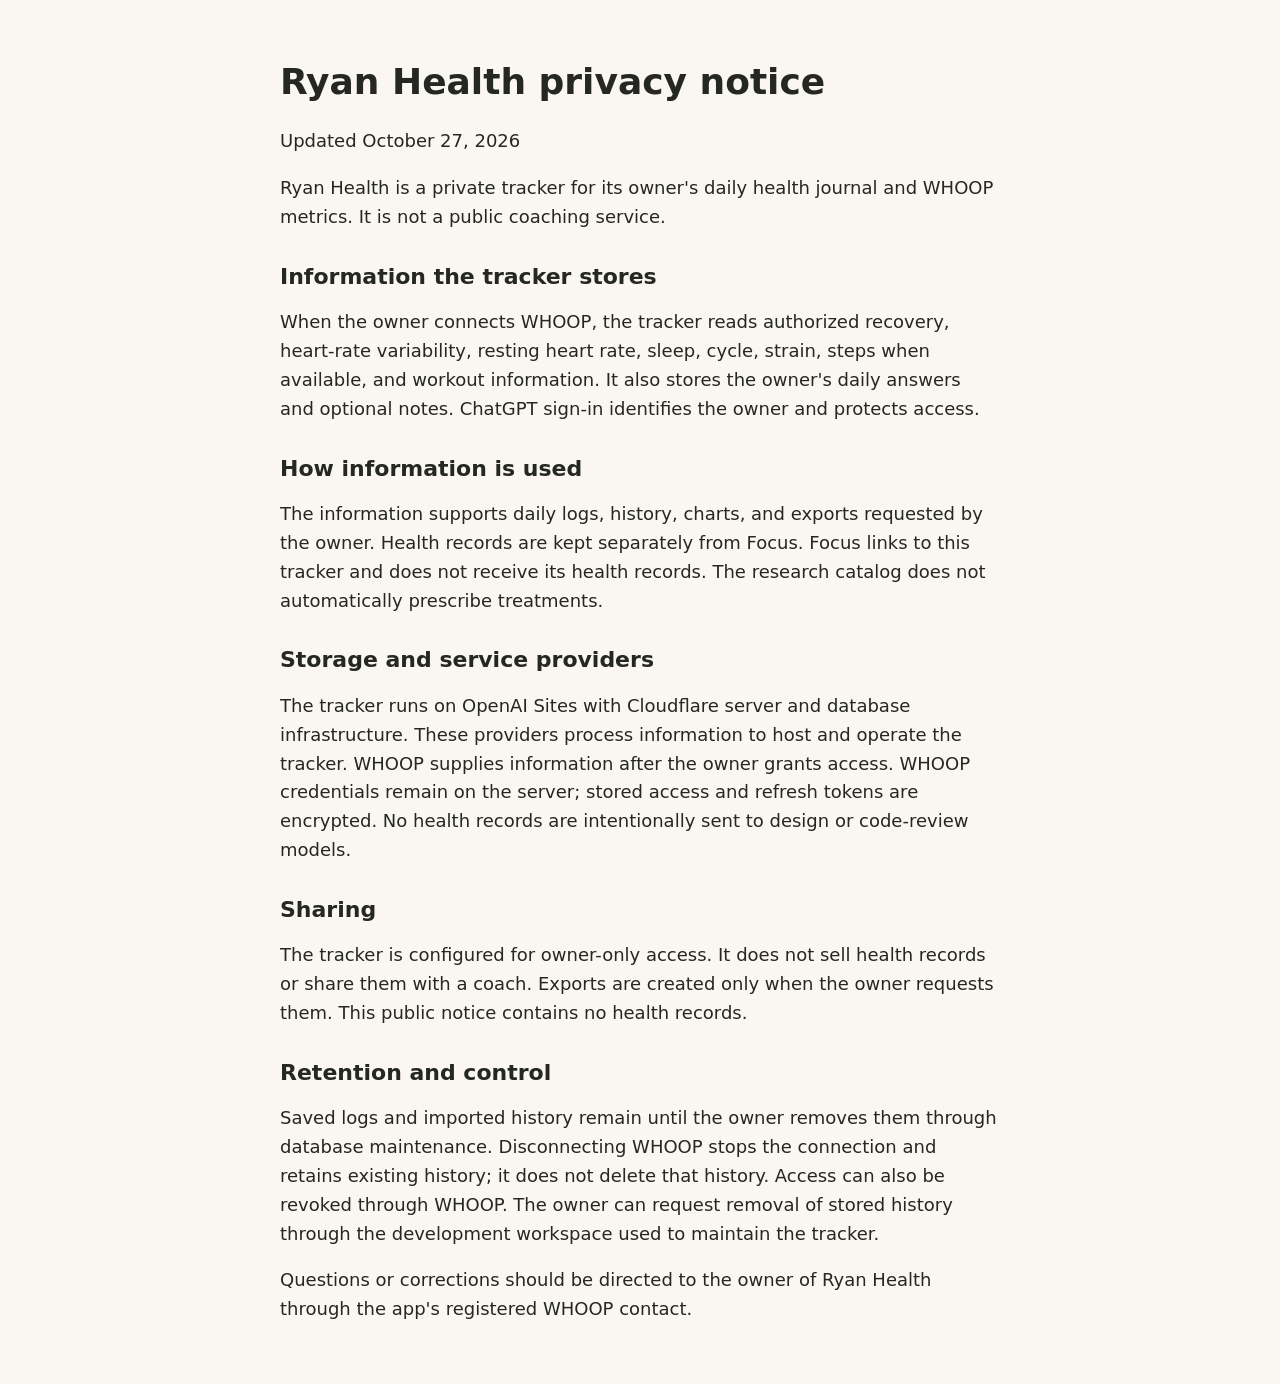
<file: health-privacy.html>
<!doctype html>
<html lang="en"><head><meta charset="utf-8"><meta name="viewport" content="width=device-width, initial-scale=1"><title>Ryan Health — Privacy</title><style>body{max-width:720px;margin:60px auto;padding:0 24px;font:18px/1.6 system-ui;color:#252722;background:#faf7f2}h1,h2{line-height:1.2}h2{font-size:22px;margin-top:32px}a{color:#a8523c}</style></head><body>
<h1>Ryan Health privacy notice</h1><p>Updated October 27, 2026</p>
<p>Ryan Health is a private tracker for its owner's daily health journal and WHOOP metrics. It is not a public coaching service.</p>
<h2>Information the tracker stores</h2><p>When the owner connects WHOOP, the tracker reads authorized recovery, heart-rate variability, resting heart rate, sleep, cycle, strain, steps when available, and workout information. It also stores the owner's daily answers and optional notes. ChatGPT sign-in identifies the owner and protects access.</p>
<h2>How information is used</h2><p>The information supports daily logs, history, charts, and exports requested by the owner. Health records are kept separately from Focus. Focus links to this tracker and does not receive its health records. The research catalog does not automatically prescribe treatments.</p>
<h2>Storage and service providers</h2><p>The tracker runs on OpenAI Sites with Cloudflare server and database infrastructure. These providers process information to host and operate the tracker. WHOOP supplies information after the owner grants access. WHOOP credentials remain on the server; stored access and refresh tokens are encrypted. No health records are intentionally sent to design or code-review models.</p>
<h2>Sharing</h2><p>The tracker is configured for owner-only access. It does not sell health records or share them with a coach. Exports are created only when the owner requests them. This public notice contains no health records.</p>
<h2>Retention and control</h2><p>Saved logs and imported history remain until the owner removes them through database maintenance. Disconnecting WHOOP stops the connection and retains existing history; it does not delete that history. Access can also be revoked through WHOOP. The owner can request removal of stored history through the development workspace used to maintain the tracker.</p>
<p>Questions or corrections should be directed to the owner of Ryan Health through the app's registered WHOOP contact.</p>
</body></html>
</file>
